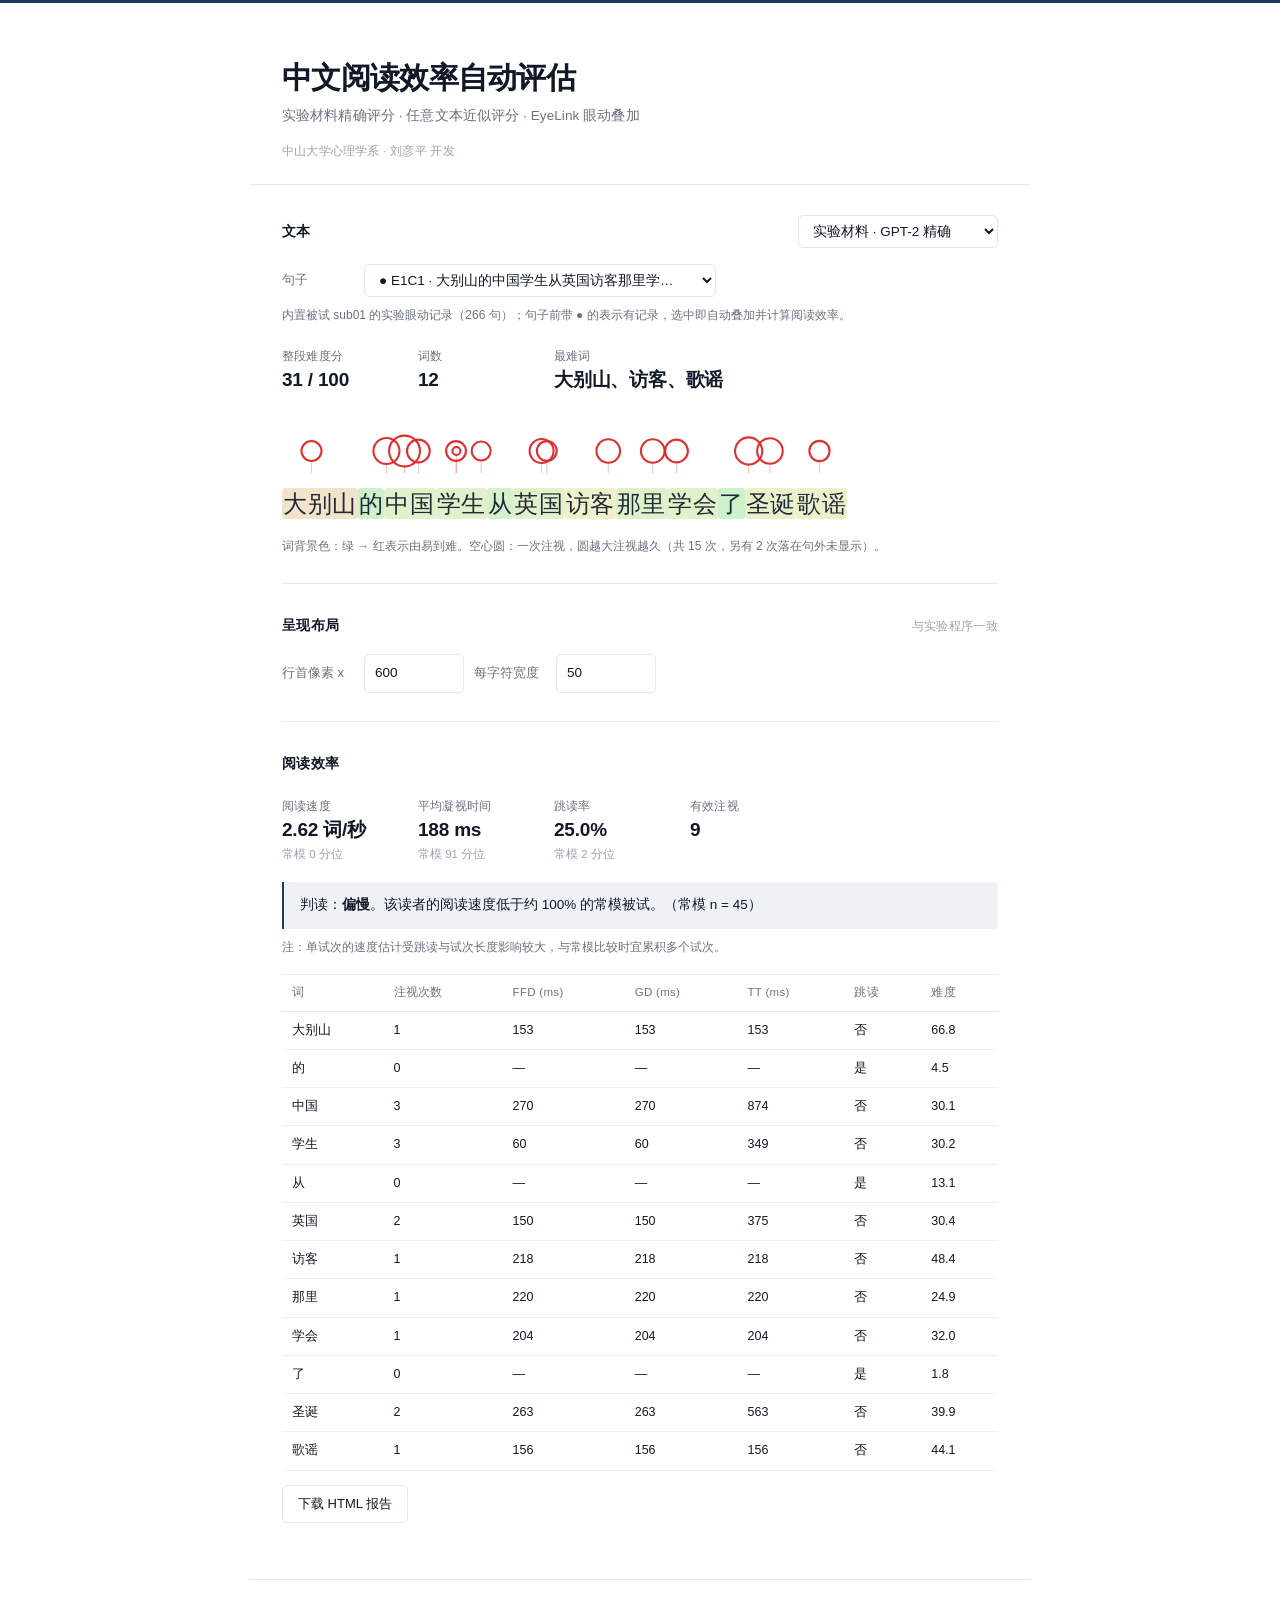
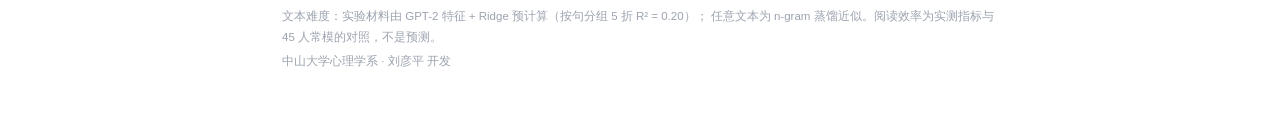
<file: docs/index.html>
<!doctype html>
<html lang="zh-CN">
<head>
<meta charset="utf-8">
<meta name="viewport" content="width=device-width, initial-scale=1">
<title>中文阅读效率自动评估</title>
<link rel="stylesheet" href="style.css">
</head>
<body>
<header>
  <h1>中文阅读效率自动评估</h1>
  <p class="sub">实验材料精确评分 · 任意文本近似评分 · EyeLink 眼动叠加</p>
  <p class="credit">中山大学心理学系 · 刘彦平 开发</p>
</header>

<main>
  <section class="panel">
    <div class="panelHead">
      <h2>文本</h2>
      <select id="modeSelect" class="inline">
        <option value="material">实验材料 · GPT-2 精确</option>
        <option value="free">任意文本 · n-gram 近似</option>
      </select>
    </div>

    <div id="materialBlock">
      <div class="row compact">
        <label>句子</label>
        <select id="sentenceSelect"></select>
      </div>
      <p class="hint" id="materialGazeHint">
        内置一名被试的实验眼动记录；句子前带 ● 的表示有对应记录，选中即自动叠加并计算阅读效率。
      </p>
    </div>

    <div id="freeBlock" hidden>
      <div class="row compact">
        <input type="file" id="textInput" accept=".txt">
        <span id="textStatus" class="hint">未选择文本文件</span>
      </div>
      <div class="row compact" id="freeSentenceRow" hidden>
        <label>句子</label>
        <select id="freeSentenceSelect"></select>
      </div>
      <p class="hint">
        文本每行一句，顺序与 asc 的试次一致。没有现成数据时，可下载
        <a href="data/sample_text.txt" download>示例文本</a> 与
        <a href="data/sample_reading.asc" download>模拟 asc</a>
        走通流程（模拟数据仅供演示）。
      </p>
    </div>

    <div id="difficultyBlock" hidden>
      <div class="cards" id="diffCards"></div>
      <div id="gazeWrap" class="gazeWrap">
        <svg id="gazeSvg" class="gazeSvg" aria-hidden="true"></svg>
        <div id="sentenceLine" class="sentenceLine"></div>
      </div>
      <p class="hint" id="gazeLegend">
        词背景色：绿 → 红表示由易到难。空心圆：一次注视，圆越大注视越久。
      </p>
    </div>
  </section>

  <section class="panel" id="eyePanel" hidden>
    <div class="panelHead">
      <h2>眼动数据</h2>
      <span class="tag" id="eyeTag">可选</span>
    </div>
    <div class="row compact">
      <input type="file" id="fileInput" accept=".asc">
      <span id="fileStatus" class="hint">未加载</span>
    </div>
    <div class="row" id="trialRow" hidden>
      <label>试次</label>
      <select id="trialSelect"></select>
    </div>
    <p class="hint" id="eyeHint"></p>
  </section>

  <section class="panel">
    <div class="panelHead">
      <h2>呈现布局</h2>
      <span class="tag">与实验程序一致</span>
    </div>
    <div class="row compact">
      <label>行首像素 x</label>
      <input type="number" id="leftMargin" value="600" step="10">
      <label>每字符宽度</label>
      <input type="number" id="charWidth" value="50" step="1">
    </div>
  </section>

  <section id="readerSection" hidden>
    <div class="panel">
      <h2>阅读效率</h2>
      <div class="cards" id="readerCards"></div>
      <p id="verdict" class="verdict"></p>
      <p class="hint" id="readerHint"></p>
      <div class="tableWrap">
        <table id="wordTable"></table>
      </div>
      <div class="row" style="margin-top:14px">
        <button id="exportBtn">下载 HTML 报告</button>
      </div>
    </div>
  </section>
</main>

<footer>
  <p>
    文本难度：实验材料由 GPT-2 特征 + Ridge 预计算（按句分组 5 折 R² = 0.20）；
    任意文本为 n-gram 蒸馏近似。阅读效率为实测指标与 45 人常模的对照，不是预测。
  </p>
  <p class="credit">中山大学心理学系 · 刘彦平 开发</p>
</footer>

<script src="app.js"></script>
</body>
</html>
</file>
<file: docs/style.css>
/* 中文阅读难度自动评估 — 静态演示版
   作者：中山大学心理学系 刘彦平
   设计：分节式排版，弱化容器、突出数据与留白 */

:root {
  --ink: #111827;
  --muted: #6b7280;
  --faint: #9ca3af;
  --line: #e5e7eb;
  --bg: #ffffff;
  --accent: #1e3a5f;
  --accent-soft: #eef2f7;
  --gaze: #b45309;
  --maxw: 780px;
}

* { box-sizing: border-box; }
[hidden] { display: none !important; }

body::before {
  content: "";
  display: block;
  height: 3px;
  background: var(--accent);
}

body {
  margin: 0;
  background: var(--bg);
  color: var(--ink);
  font-family: "Microsoft YaHei", "PingFang SC", -apple-system, "Segoe UI", sans-serif;
  font-size: 14px;
  line-height: 1.7;
  -webkit-font-smoothing: antialiased;
  text-rendering: optimizeLegibility;
}

/* ---------- 页头 ---------- */
header {
  max-width: var(--maxw);
  margin: 0 auto;
  padding: 56px 32px 22px;
  border-bottom: 1px solid var(--line);
}
header h1 {
  margin: 0 0 8px;
  font-size: 30px;
  font-weight: 600;
  letter-spacing: -0.7px;
  line-height: 1.25;
}
header .sub {
  margin: 0;
  color: var(--muted);
  font-size: 13.5px;
  letter-spacing: 0.1px;
}
header .credit {
  margin: 14px 0 0;
  color: var(--faint);
  font-size: 12px;
  letter-spacing: 0.2px;
}

/* ---------- 主体 ---------- */
main {
  max-width: var(--maxw);
  margin: 0 auto;
  padding: 0 32px 24px;
}

.panel {
  border-top: 1px solid var(--line);
  padding: 30px 0 26px;
}
main > .panel:first-child { border-top: none; padding-top: 30px; }

.panelHead {
  display: flex;
  align-items: baseline;
  justify-content: space-between;
  gap: 16px;
  margin-bottom: 16px;
  flex-wrap: wrap;
}
h2 {
  margin: 0;
  font-size: 14px;
  font-weight: 600;
  letter-spacing: 0.3px;
  color: var(--ink);
}
.tag {
  font-size: 11.5px;
  color: var(--faint);
  letter-spacing: 0.3px;
}

/* ---------- 表单 ---------- */
.row {
  display: flex;
  align-items: center;
  gap: 10px;
  flex-wrap: wrap;
  margin-bottom: 6px;
}
.row.compact { margin-bottom: 2px; }
label {
  min-width: 72px;
  color: var(--muted);
  font-size: 13px;
}

select, input[type="number"], input[type="file"], textarea {
  font: inherit;
  font-size: 13.5px;
  color: var(--ink);
  background: #fff;
  border: 1px solid var(--line);
  border-radius: 5px;
  padding: 7px 10px;
  transition: border-color .15s, box-shadow .15s;
}
select:focus, input:focus, textarea:focus {
  outline: none;
  border-color: var(--accent);
  box-shadow: 0 0 0 3px rgba(30, 58, 95, .08);
}
select { min-width: 300px; max-width: 100%; }
select.inline { min-width: 200px; width: auto; }
input[type="number"] { width: 100px; }
input[type="file"]:disabled {
  opacity: .42;
  cursor: not-allowed;
  background: #f9fafb;
}
textarea { width: 100%; resize: vertical; line-height: 1.75; }

button {
  font: inherit;
  font-size: 13px;
  padding: 7px 15px;
  border: 1px solid var(--line);
  border-radius: 5px;
  background: #fff;
  color: var(--ink);
  cursor: pointer;
  transition: border-color .15s, background .15s;
}
button:hover { border-color: #d1d5db; background: #fafafa; }
button.primary {
  background: var(--accent);
  border-color: var(--accent);
  color: #fff;
}
button.primary:hover { background: #16293f; border-color: #16293f; }

.hint {
  margin: 8px 0 0;
  color: var(--muted);
  font-size: 12px;
  line-height: 1.75;
}
.hint a { color: var(--accent); text-decoration: none; border-bottom: 1px solid rgba(30,58,95,.25); }
.hint a:hover { border-bottom-color: var(--accent); }
code {
  font-family: Consolas, "SF Mono", monospace;
  font-size: 11.5px;
  color: #4b5563;
  background: #f3f4f6;
  padding: 1px 5px;
  border-radius: 3px;
}

/* ---------- 指标 ---------- */
.cards {
  display: flex;
  gap: 48px;
  flex-wrap: wrap;
  margin: 20px 0 18px;
}
.card { min-width: 88px; }
.card .k {
  color: var(--muted);
  font-size: 12px;
  letter-spacing: 0.2px;
  margin-bottom: 2px;
}
.card .v {
  font-size: 19px;
  font-weight: 600;
  line-height: 1.3;
  letter-spacing: -0.2px;
  font-variant-numeric: tabular-nums;
}
.card .s {
  color: var(--faint);
  font-size: 11.5px;
  margin-top: 2px;
  font-variant-numeric: tabular-nums;
}

/* ---------- 句子与注视 ---------- */
.gazeWrap {
  position: relative;
  padding-top: 10px;
  margin: 4px 0 6px;
}
.gazeSvg {
  position: absolute;
  top: 0;
  left: 0;
  width: 100%;
  height: 62px;
  overflow: visible;
}
.sentenceLine {
  font-size: 24px;
  line-height: 2.05;
  letter-spacing: 0.6px;
  word-break: keep-all;
  color: #1f2937;
}
.sentenceLine .w {
  padding: 2px 1px;
  border-radius: 3px;
}
.sentenceLine .punct { color: #9ca3af; }

/* ---------- 判读 ---------- */
.verdict {
  margin: 18px 0 4px;
  padding: 12px 16px;
  background: var(--accent-soft);
  border-left: 2px solid var(--accent);
  border-radius: 0 4px 4px 0;
  font-size: 13.5px;
}

/* ---------- 表格 ---------- */
.tableWrap {
  overflow-x: auto;
  margin-top: 16px;
  border-top: 1px solid var(--line);
}
table {
  width: 100%;
  border-collapse: collapse;
  font-size: 12.5px;
  font-variant-numeric: tabular-nums;
}
th, td {
  padding: 8px 10px;
  text-align: left;
  white-space: nowrap;
  border-bottom: 1px solid #f0f1f3;
}
th {
  color: var(--muted);
  font-weight: 500;
  font-size: 11.5px;
  letter-spacing: 0.3px;
  border-bottom: 1px solid var(--line);
}
tbody tr:hover { background: #fafbfc; }

/* ---------- 页脚 ---------- */
footer {
  max-width: var(--maxw);
  margin: 0 auto;
  padding: 22px 32px 56px;
  border-top: 1px solid var(--line);
  color: var(--faint);
  font-size: 11.5px;
  line-height: 1.8;
}
footer p { margin: 4px 0; }

@media (max-width: 640px) {
  header { padding: 34px 20px 18px; }
  header h1 { font-size: 22px; }
  main { padding: 0 20px 20px; }
  footer { padding: 18px 20px 40px; }
  select { min-width: 100%; }
  label { min-width: 100%; }
  .cards { gap: 28px; }
  .card .v { font-size: 24px; }
  .sentenceLine { font-size: 16.5px; }
}
</file>
